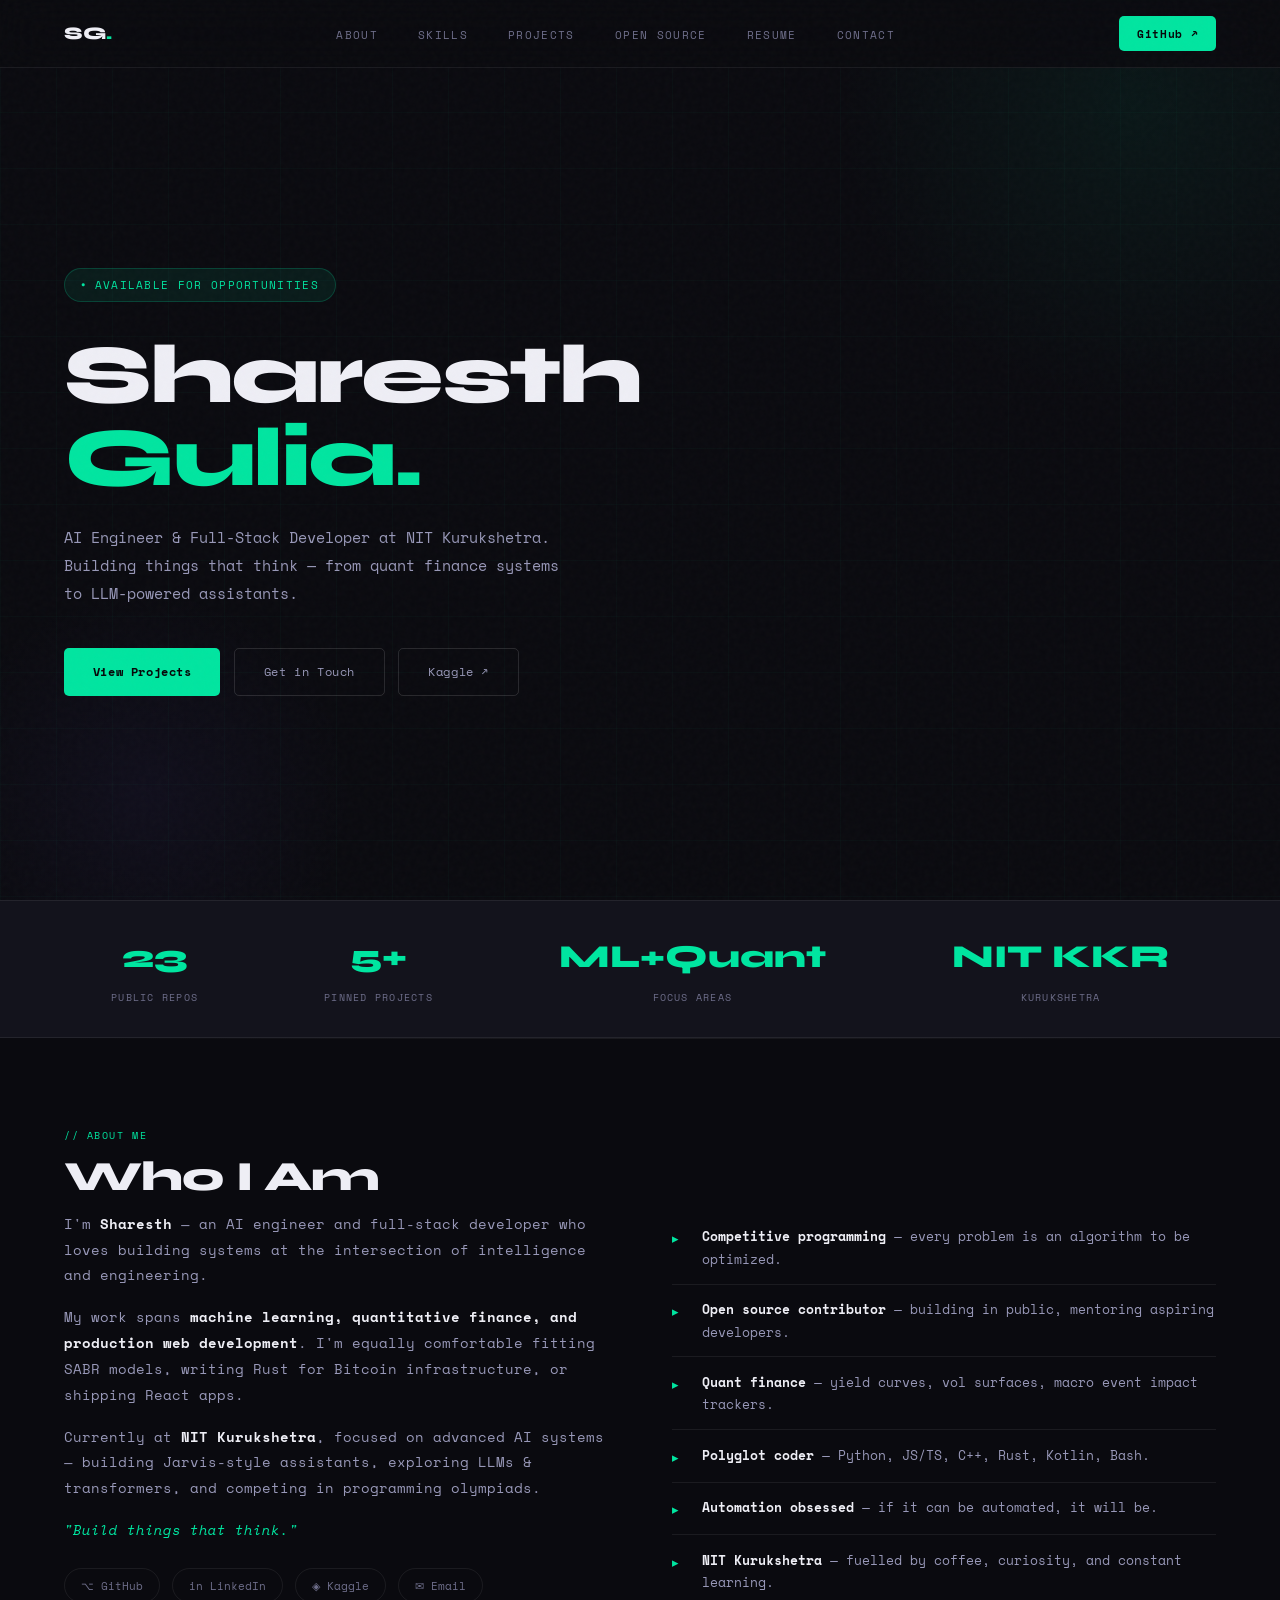
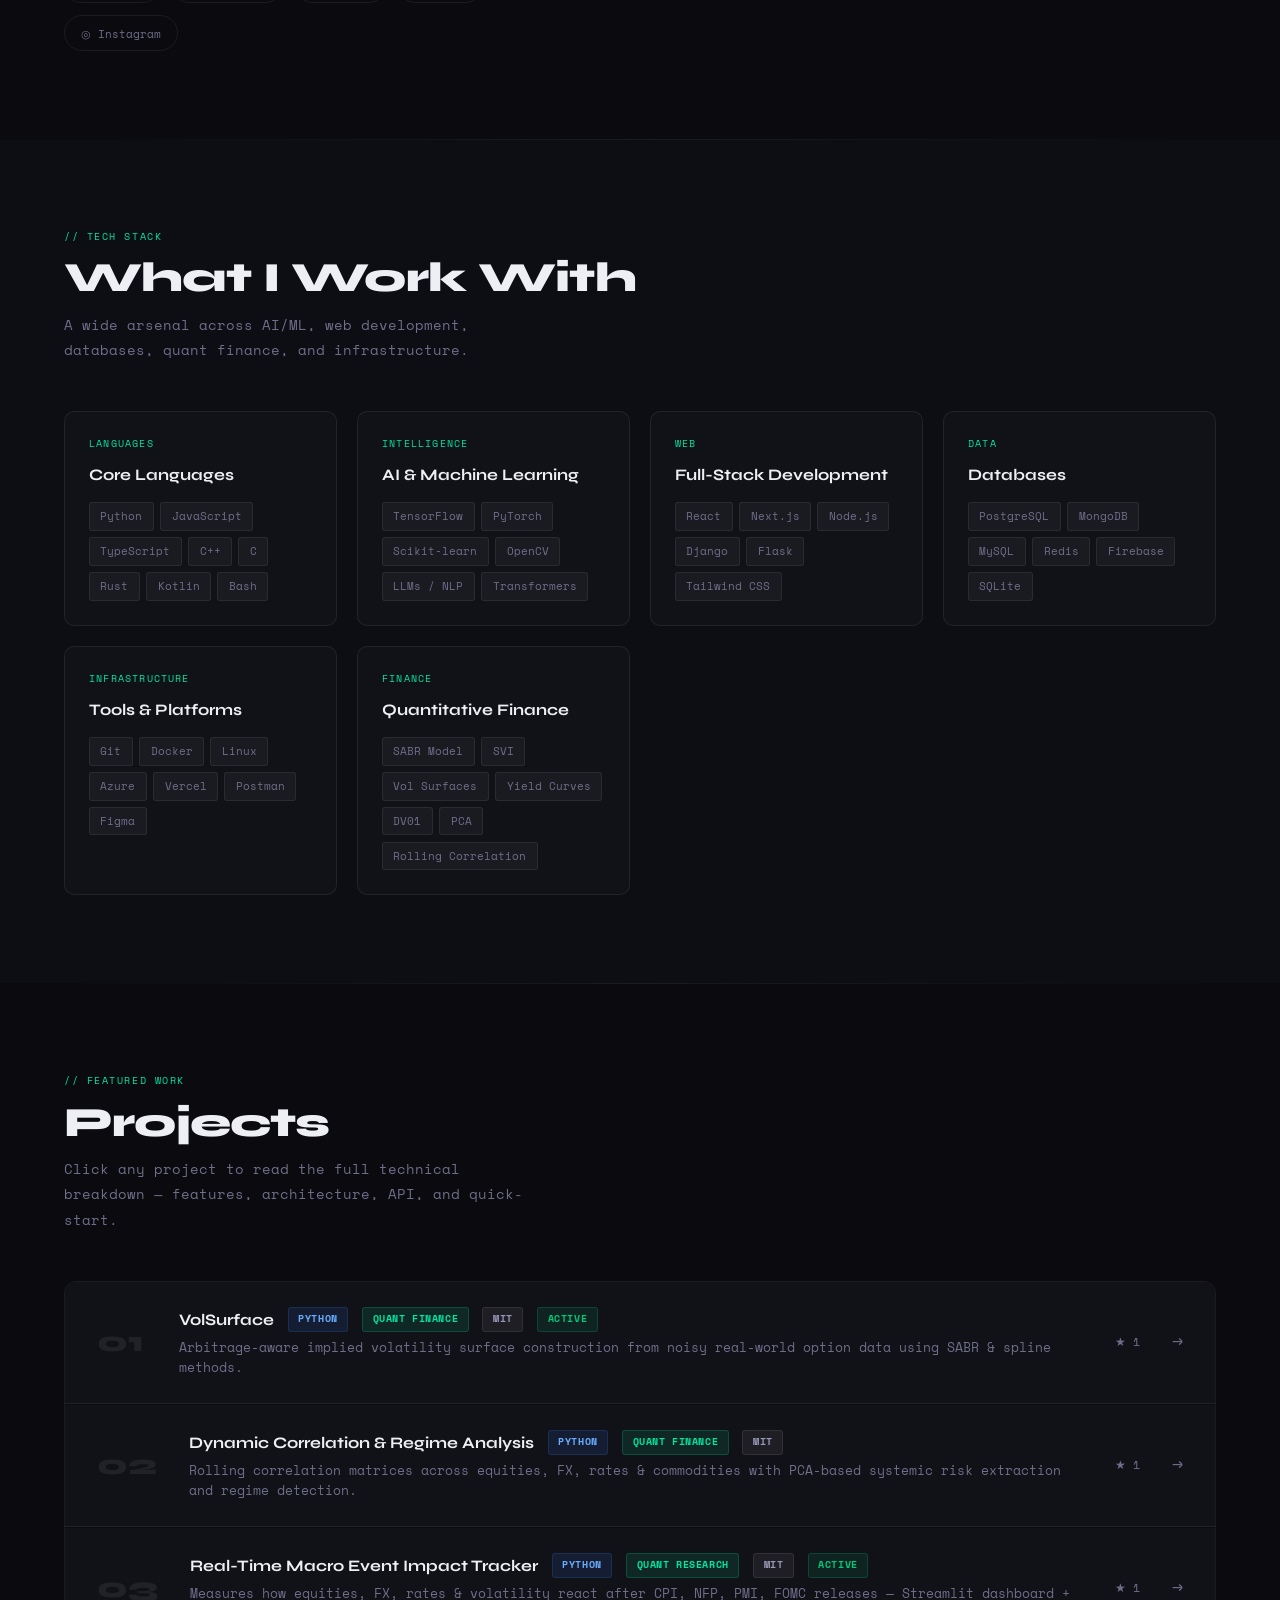
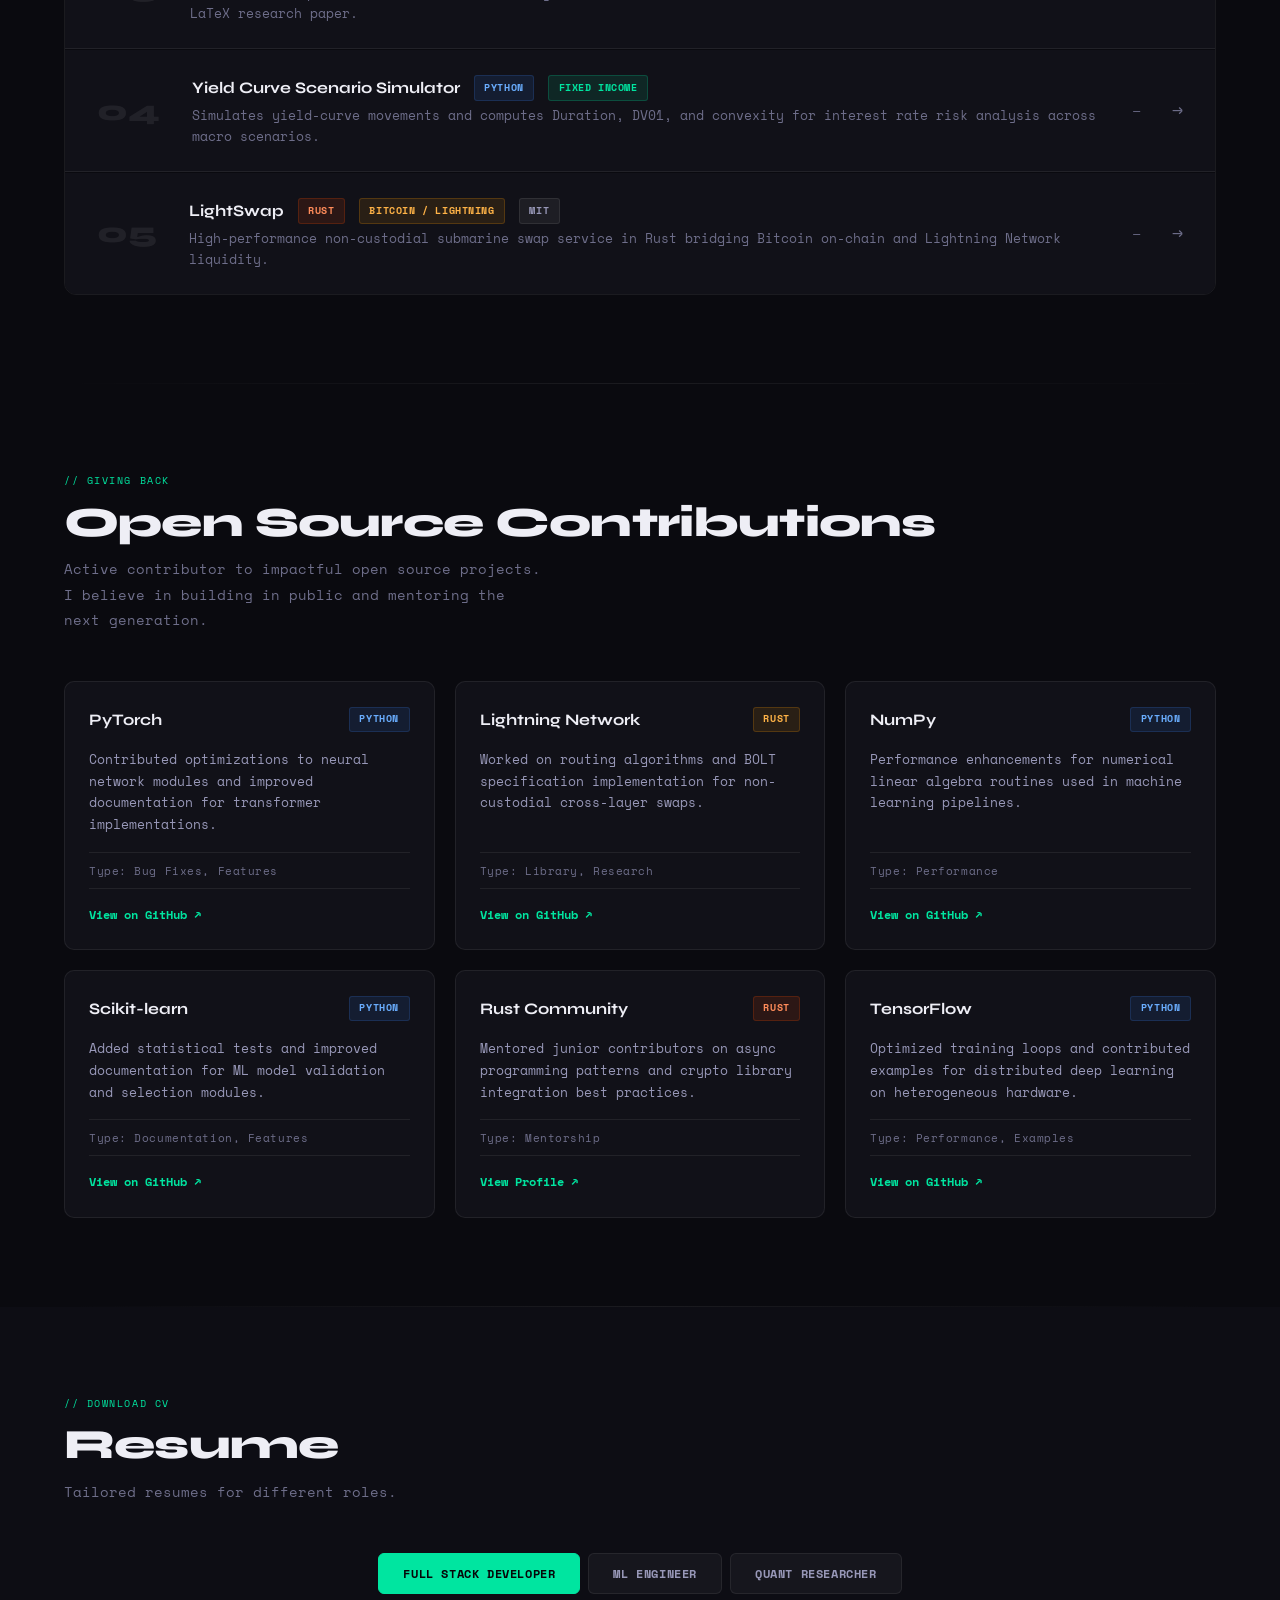
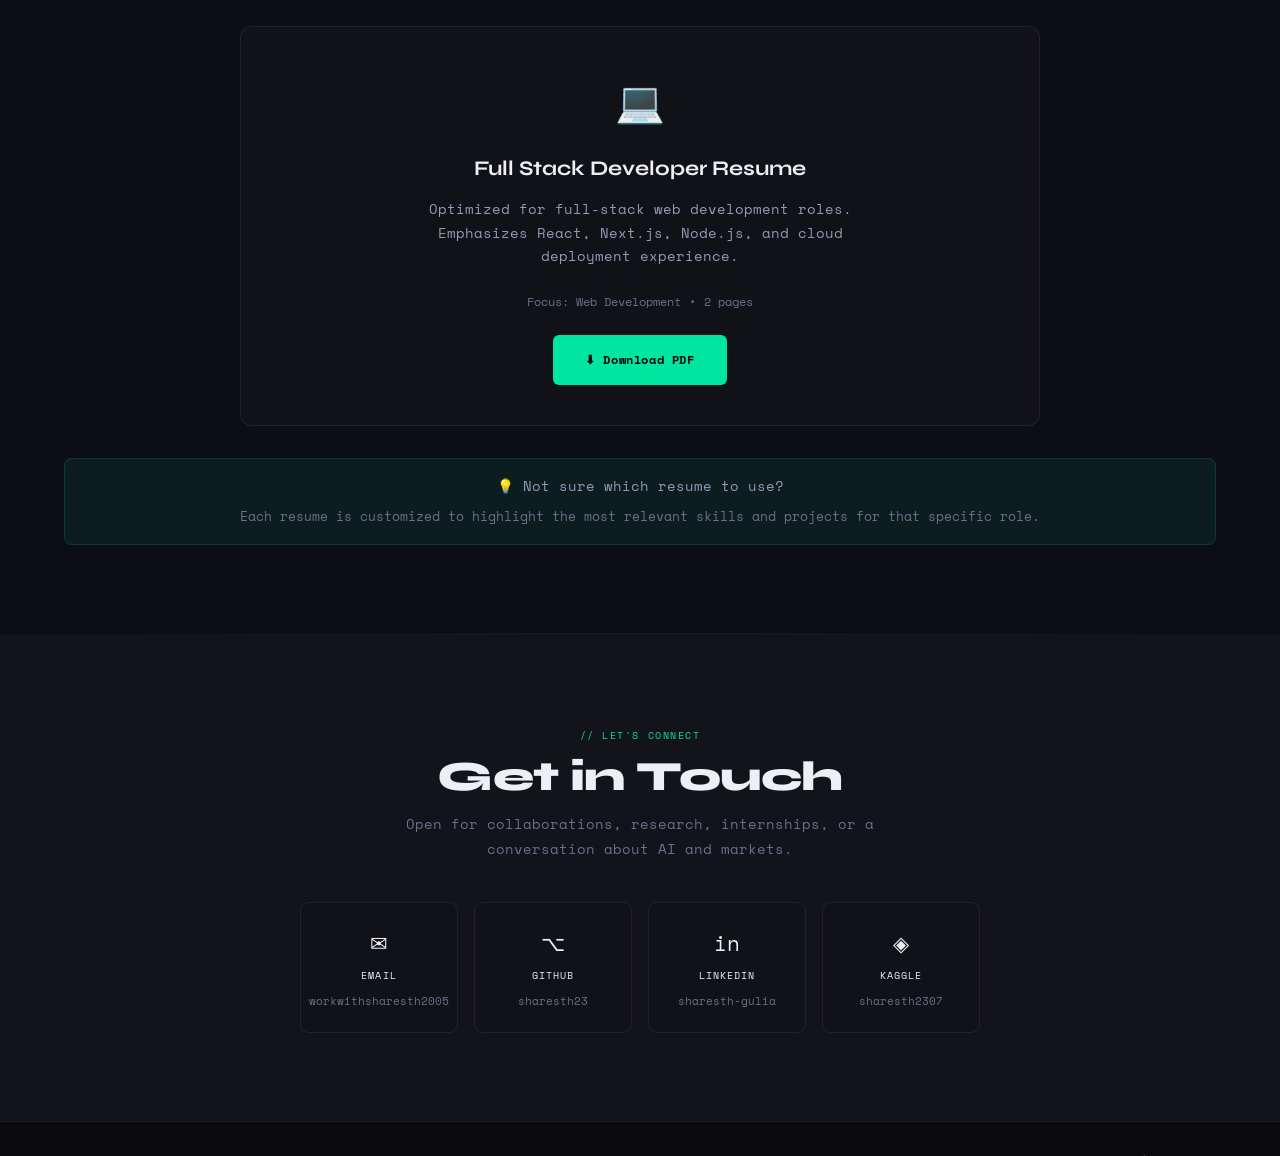
<file: index.html>
<!DOCTYPE html>
<html lang="en">
<head>
<meta charset="UTF-8">
<meta name="viewport" content="width=device-width, initial-scale=1.0">
<title>Sharesth Gulia — AI Engineer & Full-Stack Developer</title>
<link href="https://fonts.googleapis.com/css2?family=Syne:wght@400;700;800&family=Space+Mono:ital,wght@0,400;0,700;1,400&display=swap" rel="stylesheet">
<link rel="stylesheet" href="style.css">
</head>
<body>

<nav>
  <a class="nav-logo" href="#">SG<span>.</span></a>
  <ul class="nav-links">
    <li><a href="#about">About</a></li>
    <li><a href="#skills">Skills</a></li>
    <li><a href="#projects">Projects</a></li>
    <li><a href="#opensource">Open Source</a></li>
    <li><a href="#resume">Resume</a></li>
    <li><a href="#contact">Contact</a></li>
  </ul>
  <a class="nav-btn" href="https://github.com/sharesth23" target="_blank">GitHub ↗</a>
</nav>

<section class="hero" id="home">
  <div class="hero-grid"></div>
  <div class="hero-orb1"></div>
  <div class="hero-orb2"></div>
  <div class="hero-content">
    <div class="live-tag">Available for opportunities</div>
    <h1>Sharesth<br><span class="accent">Gulia.</span></h1>
    <p class="hero-sub">AI Engineer &amp; Full-Stack Developer at NIT Kurukshetra. Building things that think — from quant finance systems to LLM-powered assistants.</p>
    <div class="cta-row">
      <a class="btn-p" href="#projects">View Projects</a>
      <a class="btn-s" href="#contact">Get in Touch</a>
      <a class="btn-s" href="https://www.kaggle.com/sharesth2307" target="_blank">Kaggle ↗</a>
    </div>
  </div>
</section>

<div class="stats">
  <div class="stat"><span class="stat-n">23</span><span class="stat-l">Public Repos</span></div>
  <div class="stat"><span class="stat-n">5+</span><span class="stat-l">Pinned Projects</span></div>
  <div class="stat"><span class="stat-n">ML+Quant</span><span class="stat-l">Focus Areas</span></div>
  <div class="stat"><span class="stat-n">NIT KKR</span><span class="stat-l">Kurukshetra</span></div>
</div>

<div class="divider"></div>

<section id="about">
  <div class="sec-tag">// about me</div>
  <h2>Who I Am</h2>
  <div class="about-grid">
    <div>
      <p class="about-p">I'm <strong>Sharesth</strong> — an AI engineer and full-stack developer who loves building systems at the intersection of intelligence and engineering.</p>
      <p class="about-p">My work spans <strong>machine learning, quantitative finance, and production web development</strong>. I'm equally comfortable fitting SABR models, writing Rust for Bitcoin infrastructure, or shipping React apps.</p>
      <p class="about-p">Currently at <strong>NIT Kurukshetra</strong>, focused on advanced AI systems — building Jarvis-style assistants, exploring LLMs &amp; transformers, and competing in programming olympiads.</p>
      <p class="about-p" style="color:var(--accent);font-style:italic">"Build things that think."</p>
      <div class="links-row">
        <a class="pill" href="https://github.com/sharesth23" target="_blank">⌥ GitHub</a>
        <a class="pill" href="https://www.linkedin.com/in/sharesth-gulia-7b5770367/" target="_blank">in LinkedIn</a>
        <a class="pill" href="https://www.kaggle.com/sharesth2307" target="_blank">◈ Kaggle</a>
        <a class="pill" href="mailto:workwithsharesth2005@gmail.com">✉ Email</a>
        <a class="pill" href="https://instagram.com/_sharesth.01" target="_blank">◎ Instagram</a>
      </div>
    </div>
    <ul class="facts">
      <li><span class="fi">▸</span><span><strong style="color:var(--text)">Competitive programming</strong> — every problem is an algorithm to be optimized.</span></li>
      <li><span class="fi">▸</span><span><strong style="color:var(--text)">Open source contributor</strong> — building in public, mentoring aspiring developers.</span></li>
      <li><span class="fi">▸</span><span><strong style="color:var(--text)">Quant finance</strong> — yield curves, vol surfaces, macro event impact trackers.</span></li>
      <li><span class="fi">▸</span><span><strong style="color:var(--text)">Polyglot coder</strong> — Python, JS/TS, C++, Rust, Kotlin, Bash.</span></li>
      <li><span class="fi">▸</span><span><strong style="color:var(--text)">Automation obsessed</strong> — if it can be automated, it will be.</span></li>
      <li><span class="fi">▸</span><span><strong style="color:var(--text)">NIT Kurukshetra</strong> — fuelled by coffee, curiosity, and constant learning.</span></li>
    </ul>
  </div>
</section>

<div class="divider"></div>

<section id="skills">
  <div class="sec-tag">// tech stack</div>
  <h2>What I Work With</h2>
  <p class="sec-desc">A wide arsenal across AI/ML, web development, databases, quant finance, and infrastructure.</p>
  <div class="skills-grid">
    <div class="skill-card"><div class="sk-cat">Languages</div><h3>Core Languages</h3><div class="tp"><span class="t">Python</span><span class="t">JavaScript</span><span class="t">TypeScript</span><span class="t">C++</span><span class="t">C</span><span class="t">Rust</span><span class="t">Kotlin</span><span class="t">Bash</span></div></div>
    <div class="skill-card"><div class="sk-cat">Intelligence</div><h3>AI &amp; Machine Learning</h3><div class="tp"><span class="t">TensorFlow</span><span class="t">PyTorch</span><span class="t">Scikit-learn</span><span class="t">OpenCV</span><span class="t">LLMs / NLP</span><span class="t">Transformers</span></div></div>
    <div class="skill-card"><div class="sk-cat">Web</div><h3>Full-Stack Development</h3><div class="tp"><span class="t">React</span><span class="t">Next.js</span><span class="t">Node.js</span><span class="t">Django</span><span class="t">Flask</span><span class="t">Tailwind CSS</span></div></div>
    <div class="skill-card"><div class="sk-cat">Data</div><h3>Databases</h3><div class="tp"><span class="t">PostgreSQL</span><span class="t">MongoDB</span><span class="t">MySQL</span><span class="t">Redis</span><span class="t">Firebase</span><span class="t">SQLite</span></div></div>
    <div class="skill-card"><div class="sk-cat">Infrastructure</div><h3>Tools &amp; Platforms</h3><div class="tp"><span class="t">Git</span><span class="t">Docker</span><span class="t">Linux</span><span class="t">Azure</span><span class="t">Vercel</span><span class="t">Postman</span><span class="t">Figma</span></div></div>
    <div class="skill-card"><div class="sk-cat">Finance</div><h3>Quantitative Finance</h3><div class="tp"><span class="t">SABR Model</span><span class="t">SVI</span><span class="t">Vol Surfaces</span><span class="t">Yield Curves</span><span class="t">DV01</span><span class="t">PCA</span><span class="t">Rolling Correlation</span></div></div>
  </div>
</section>
<div class="divider"></div>

<section id="projects">
  <div class="sec-tag">// featured work</div>
  <h2>Projects</h2>
  <p class="sec-desc">Click any project to read the full technical breakdown — features, architecture, API, and quick-start.</p>
  <div class="proj-list">
    <div class="proj-row" onclick="openModal('m1')">
      <div class="proj-num-big">01</div>
      <div class="proj-meta">
        <div class="proj-title-row"><span class="proj-name">VolSurface</span><span class="badge b-py">Python</span><span class="badge b-quant">Quant Finance</span><span class="badge b-mit">MIT</span><span class="badge b-active">Active</span></div>
        <div class="proj-short">Arbitrage-aware implied volatility surface construction from noisy real-world option data using SABR &amp; spline methods.</div>
      </div>
      <div class="proj-stars">★ 1</div>
      <div class="proj-arrow">→</div>
    </div>
    <div class="proj-row" onclick="openModal('m2')">
      <div class="proj-num-big">02</div>
      <div class="proj-meta">
        <div class="proj-title-row"><span class="proj-name">Dynamic Correlation &amp; Regime Analysis</span><span class="badge b-py">Python</span><span class="badge b-quant">Quant Finance</span><span class="badge b-mit">MIT</span></div>
        <div class="proj-short">Rolling correlation matrices across equities, FX, rates &amp; commodities with PCA-based systemic risk extraction and regime detection.</div>
      </div>
      <div class="proj-stars">★ 1</div>
      <div class="proj-arrow">→</div>
    </div>
    <div class="proj-row" onclick="openModal('m3')">
      <div class="proj-num-big">03</div>
      <div class="proj-meta">
        <div class="proj-title-row"><span class="proj-name">Real-Time Macro Event Impact Tracker</span><span class="badge b-py">Python</span><span class="badge b-quant">Quant Research</span><span class="badge b-mit">MIT</span><span class="badge b-active">Active</span></div>
        <div class="proj-short">Measures how equities, FX, rates &amp; volatility react after CPI, NFP, PMI, FOMC releases — Streamlit dashboard + LaTeX research paper.</div>
      </div>
      <div class="proj-stars">★ 1</div>
      <div class="proj-arrow">→</div>
    </div>
    <div class="proj-row" onclick="openModal('m4')">
      <div class="proj-num-big">04</div>
      <div class="proj-meta">
        <div class="proj-title-row"><span class="proj-name">Yield Curve Scenario Simulator</span><span class="badge b-py">Python</span><span class="badge b-quant">Fixed Income</span></div>
        <div class="proj-short">Simulates yield-curve movements and computes Duration, DV01, and convexity for interest rate risk analysis across macro scenarios.</div>
      </div>
      <div class="proj-stars">—</div>
      <div class="proj-arrow">→</div>
    </div>
    <div class="proj-row" onclick="openModal('m5')">
      <div class="proj-num-big">05</div>
      <div class="proj-meta">
        <div class="proj-title-row"><span class="proj-name">LightSwap</span><span class="badge b-rs">Rust</span><span class="badge b-btc">Bitcoin / Lightning</span><span class="badge b-mit">MIT</span></div>
        <div class="proj-short">High-performance non-custodial submarine swap service in Rust bridging Bitcoin on-chain and Lightning Network liquidity.</div>
      </div>
      <div class="proj-stars">—</div>
      <div class="proj-arrow">→</div>
    </div>
  </div>
  </section>

<div class="divider"></div>

<section id="opensource">
  <div class="sec-tag">// giving back</div>
  <h2>Open Source Contributions</h2>
  <p class="sec-desc">Active contributor to impactful open source projects. I believe in building in public and mentoring the next generation.</p>
  <div class="opensource-grid">
    <div class="oss-card">
      <div class="oss-header">
        <h3>PyTorch</h3>
        <span class="badge b-py">Python</span>
      </div>
      <p class="oss-desc">Contributed optimizations to neural network modules and improved documentation for transformer implementations.</p>
      <div class="oss-meta">Type: Bug Fixes, Features</div>
      <a href="https://github.com/pytorch/pytorch" target="_blank" class="oss-link">View on GitHub ↗</a>
    </div>
    <div class="oss-card">
      <div class="oss-header">
        <h3>Lightning Network</h3>
        <span class="badge b-btc">Rust</span>
      </div>
      <p class="oss-desc">Worked on routing algorithms and BOLT specification implementation for non-custodial cross-layer swaps.</p>
      <div class="oss-meta">Type: Library, Research</div>
      <a href="https://github.com/lightningnetwork/lightning-rfc" target="_blank" class="oss-link">View on GitHub ↗</a>
    </div>
    <div class="oss-card">
      <div class="oss-header">
        <h3>NumPy</h3>
        <span class="badge b-py">Python</span>
      </div>
      <p class="oss-desc">Performance enhancements for numerical linear algebra routines used in machine learning pipelines.</p>
      <div class="oss-meta">Type: Performance</div>
      <a href="https://github.com/numpy/numpy" target="_blank" class="oss-link">View on GitHub ↗</a>
    </div>
    <div class="oss-card">
      <div class="oss-header">
        <h3>Scikit-learn</h3>
        <span class="badge b-py">Python</span>
      </div>
      <p class="oss-desc">Added statistical tests and improved documentation for ML model validation and selection modules.</p>
      <div class="oss-meta">Type: Documentation, Features</div>
      <a href="https://github.com/scikit-learn/scikit-learn" target="_blank" class="oss-link">View on GitHub ↗</a>
    </div>
    <div class="oss-card">
      <div class="oss-header">
        <h3>Rust Community</h3>
        <span class="badge b-rs">Rust</span>
      </div>
      <p class="oss-desc">Mentored junior contributors on async programming patterns and crypto library integration best practices.</p>
      <div class="oss-meta">Type: Mentorship</div>
      <a href="https://github.com/sharesth23" target="_blank" class="oss-link">View Profile ↗</a>
    </div>
    <div class="oss-card">
      <div class="oss-header">
        <h3>TensorFlow</h3>
        <span class="badge b-py">Python</span>
      </div>
      <p class="oss-desc">Optimized training loops and contributed examples for distributed deep learning on heterogeneous hardware.</p>
      <div class="oss-meta">Type: Performance, Examples</div>
      <a href="https://github.com/tensorflow/tensorflow" target="_blank" class="oss-link">View on GitHub ↗</a>
    </div>
  </div>
</section>
<div class="divider"></div>

<section id="resume" style="background:var(--bg2)">
  <div class="sec-tag">// download cv</div>
  <h2>Resume</h2>
  <p class="sec-desc">Tailored resumes for different roles.</p>
  <div class="resume-container">
    <div class="resume-tabs">
      <button class="resume-tab active" data-tab="fullstack">Full Stack Developer</button>
      <button class="resume-tab" data-tab="ml">ML Engineer</button>
      <button class="resume-tab" data-tab="quant">Quant Researcher</button>
    </div>
    <div class="resume-content">
      <div class="resume-panel active" id="fullstack">
        <div class="resume-card">
          <div class="resume-icon">💻</div>
          <h3>Full Stack Developer Resume</h3>
          <p>Optimized for full-stack web development roles. Emphasizes React, Next.js, Node.js, and cloud deployment experience.</p>
          <div class="resume-stats">
            <span>Focus: Web Development</span>
            <span>•</span>
            <span>2 pages</span>
          </div>
          <a href="resume_fullstack.pdf" download class="resume-btn">⬇ Download PDF</a>
        </div>
      </div>
      <div class="resume-panel" id="ml">
        <div class="resume-card">
          <div class="resume-icon">🤖</div>
          <h3>ML Engineer Resume</h3>
          <p>Tailored for machine learning and AI positions. Highlights PyTorch, TensorFlow, NLP, computer vision, and model optimization work.</p>
          <div class="resume-stats">
            <span>Focus: Machine Learning</span>
            <span>•</span>
            <span>2 pages</span>
          </div>
          <a href="resume_ml.pdf" download class="resume-btn">⬇ Download PDF</a>
        </div>
      </div>
      <div class="resume-panel" id="quant">
        <div class="resume-card">
          <div class="resume-icon">📈</div>
          <h3>Quant Researcher Resume</h3>
          <p>Specialized for quantitative finance roles. Emphasizes SABR models, volatility surfaces, derivative pricing, and research contributions.</p>
          <div class="resume-stats">
            <span>Focus: Quant Finance</span>
            <span>•</span>
            <span>2 pages</span>
          </div>
          <a href="resume_quant.pdf" download class="resume-btn">⬇ Download PDF</a>
        </div>
      </div>
    </div>
  </div>
  <div style="margin-top:2rem;padding:1rem;background:rgba(0,229,160,0.08);border:1px solid rgba(0,229,160,0.15);border-radius:8px;text-align:center">
    <p style="color:var(--muted2);font-size:0.85rem;margin-bottom:0.5rem">💡 Not sure which resume to use?</p>
    <p style="color:var(--muted);font-size:0.8rem">Each resume is customized to highlight the most relevant skills and projects for that specific role.</p>
  </div>
</section>

<div class="divider"></div>

<section id="contact" style="text-align:center;background:var(--surface)">
  <div class="sec-tag" style="display:inline-block">// let's connect</div>
  <h2>Get in Touch</h2>
  <p class="sec-desc" style="margin:0.5rem auto 2.5rem">Open for collaborations, research, internships, or a conversation about AI and markets.</p>
  <div style="display:flex;flex-wrap:wrap;gap:1rem;justify-content:center;max-width:680px;margin:0 auto">
    <a href="mailto:workwithsharesth2005@gmail.com" style="flex:1;min-width:150px;background:var(--card);border:1px solid var(--border);border-radius:9px;padding:1.4rem 1.5rem;text-decoration:none;color:var(--text);transition:all 0.2s;display:flex;flex-direction:column;align-items:center;gap:0.4rem" onmouseover="this.style.borderColor='var(--accent)';this.style.color='var(--accent)'" onmouseout="this.style.borderColor='var(--border)';this.style.color='var(--text)'"><div style="font-size:1.3rem">✉</div><div style="font-size:0.65rem;letter-spacing:0.1em;text-transform:uppercase">Email</div><div style="font-size:0.68rem;color:var(--muted)">workwithsharesth2005</div></a>
    <a href="https://github.com/sharesth23" target="_blank" style="flex:1;min-width:150px;background:var(--card);border:1px solid var(--border);border-radius:9px;padding:1.4rem 1.5rem;text-decoration:none;color:var(--text);transition:all 0.2s;display:flex;flex-direction:column;align-items:center;gap:0.4rem" onmouseover="this.style.borderColor='var(--accent)';this.style.color='var(--accent)'" onmouseout="this.style.borderColor='var(--border)';this.style.color='var(--text)'"><div style="font-size:1.3rem">⌥</div><div style="font-size:0.65rem;letter-spacing:0.1em;text-transform:uppercase">GitHub</div><div style="font-size:0.68rem;color:var(--muted)">sharesth23</div></a>
    <a href="https://www.linkedin.com/in/sharesth-gulia-7b5770367/" target="_blank" style="flex:1;min-width:150px;background:var(--card);border:1px solid var(--border);border-radius:9px;padding:1.4rem 1.5rem;text-decoration:none;color:var(--text);transition:all 0.2s;display:flex;flex-direction:column;align-items:center;gap:0.4rem" onmouseover="this.style.borderColor='var(--accent)';this.style.color='var(--accent)'" onmouseout="this.style.borderColor='var(--border)';this.style.color='var(--text)'"><div style="font-size:1.3rem">in</div><div style="font-size:0.65rem;letter-spacing:0.1em;text-transform:uppercase">LinkedIn</div><div style="font-size:0.68rem;color:var(--muted)">sharesth-gulia</div></a>
    <a href="https://www.kaggle.com/sharesth2307" target="_blank" style="flex:1;min-width:150px;background:var(--card);border:1px solid var(--border);border-radius:9px;padding:1.4rem 1.5rem;text-decoration:none;color:var(--text);transition:all 0.2s;display:flex;flex-direction:column;align-items:center;gap:0.4rem" onmouseover="this.style.borderColor='var(--accent)';this.style.color='var(--accent)'" onmouseout="this.style.borderColor='var(--border)';this.style.color='var(--text)'"><div style="font-size:1.3rem">◈</div><div style="font-size:0.65rem;letter-spacing:0.1em;text-transform:uppercase">Kaggle</div><div style="font-size:0.68rem;color:var(--muted)">sharesth2307</div></a>
  </div>
</section>
<footer style="background:var(--bg);border-top:1px solid var(--border);padding:1.8rem 4rem;display:flex;align-items:center;justify-content:space-between;color:var(--muted);font-size:0.72rem">
  <span>© 2025 Sharesth Gulia</span>
  <span style="color:var(--accent);letter-spacing:0.1em;font-size:0.65rem">"BUILD THINGS THAT THINK."</span>
  <a href="https://github.com/sharesth23" target="_blank" style="color:var(--muted);text-decoration:none">github.com/sharesth23</a>
</footer>
<!-- ═══════════ MODAL 1: VolSurface ═══════════ -->
<div class="modal-overlay" id="m1" onclick="closeOnBg(event,'m1')">
  <div class="modal">
    <button class="modal-close" onclick="closeModal('m1')">✕</button>
    <div class="readme-header">
      <div class="readme-breadcrumb">sharesth23 / <span>volsurface</span></div>
      <div class="readme-title">📈 VolSurface</div>
      <div class="readme-tagline">Arbitrage-aware implied volatility surface construction from noisy real-world options data.</div>
      <div class="badge-row"><span class="badge b-py">Python 3.9+</span><span class="badge b-mit">MIT License</span><span class="badge b-quant">Quant Finance</span><span class="badge b-active">Active</span></div>
    </div>
    <div class="readme-body">
      <div class="rm-section">
        <div class="rm-h">⚡ Why this matters</div>
        <div class="why-grid">
          <div class="why-col"><h4>The Problem</h4><ul class="why-list"><li>Noisy option chains with missing strikes</li><li>Calendar &amp; butterfly arbitrage violations</li><li>Unstable interpolation across tenors</li><li>Bad pricing and unreliable Greeks downstream</li></ul></div>
          <div class="why-col" style="border-color:rgba(0,229,160,0.15)"><h4>What VolSurface Does</h4><ul class="why-list"><li>Cleans raw option chains automatically</li><li>Detects &amp; repairs arbitrage violations</li><li>Calibrates SABR, SVI, and Heston models</li><li>Builds smooth, arbitrage-free surfaces</li></ul></div>
        </div>
        <div class="alert" style="margin-top:1rem"><span>⚠</span><span>Without an arbitrage-free surface, downstream Greeks are unreliable and risk models break. <strong>volsurface</strong> enforces no-arbitrage constraints throughout calibration.</span></div>
      </div>
      <div class="rm-section">
        <div class="rm-h">✨ Key features</div>
        <div class="feat-grid">
          <div class="feat-card"><span class="feat-icon-big">📊</span><h4>Data Cleaning</h4><p>Removes stale quotes, handles bid-ask spread outliers, fills missing strikes via interpolation.</p></div>
          <div class="feat-card"><span class="feat-icon-big">🔍</span><h4>Arbitrage Detection</h4><p>Checks butterfly (correctly) and calendar spread no-arbitrage conditions across all tenors.</p></div>
          <div class="feat-card"><span class="feat-icon-big">🧮</span><h4>Model Calibration</h4><p>SABR, SVI, and Heston calibration with per-expiry fitting and global surface optimization.</p></div>
          <div class="feat-card"><span class="feat-icon-big">📉</span><h4>Surface Construction</h4><p>Bicubic spline and RBF interpolate across the full (K, T) plane with arbitrage regularization.</p></div>
          <div class="feat-card"><span class="feat-icon-big">📈</span><h4>Visualization</h4><p>3D surface plots, vol smile plots, calibration diagnostics, and arbitrage heatmaps.</p></div>
          <div class="feat-card"><span class="feat-icon-big">⚡</span><h4>Greeks Engine</h4><p>Compute delta, vega, volga from the calibrated surface using finite-difference estimators.</p></div>
        </div>
      </div>
      <div class="rm-section">
        <div class="rm-h">🚀 Quick start</div>
        <div class="install-block"><span>$</span> pip install volsurface</div>
        <div class="code-block">
          <div class="code-header"><span class="code-lang">python</span><div class="code-dots"><span></span><span></span><span></span></div></div>
          <pre><span class="kw">from</span> volsurface.core.surface <span class="kw">import</span> <span class="fn">VolSurface</span>

vs = <span class="fn">VolSurface</span>(data)
vs.<span class="fn">clean</span>()                        <span class="cm"># Step 1 – remove stale quotes</span>
vs.<span class="fn">detect_arbitrage</span>()              <span class="cm"># Step 2 – detect butterfly & calendar arb</span>
vs.<span class="fn">calibrate</span>(model=<span class="st">"sabr"</span>)        <span class="cm"># Step 3 – fit SABR per expiry</span>
vs.<span class="fn">build</span>(method=<span class="st">"spline"</span>)         <span class="cm"># Step 4 – interpolate surface</span>
vs.<span class="fn">plot_surface</span>()
vs.<span class="fn">plot_smile</span>(expiry=<span class="st">"2025-03-21"</span>)</pre>
        </div>
      </div>
      <div class="rm-section">
        <div class="rm-h">📖 API reference</div>
        <table class="api-table">
          <thead><tr><th>Method</th><th>Parameters</th><th>Description</th></tr></thead>
          <tbody>
            <tr><td>.clean()</td><td>threshold=0.05</td><td>Remove outlier quotes; interpolate missing strikes.</td></tr>
            <tr><td>.detect_arbitrage()</td><td>mode='both'</td><td>Identify butterfly &amp; calendar arb violations. Returns report.</td></tr>
            <tr><td>.calibrate()</td><td>model='sabr', max_expiry=True</td><td>Fit stochastic vol model to cleaned market vols.</td></tr>
            <tr><td>.build()</td><td>method='spline', grid=100</td><td>Interpolate surface over dense (K, T) grid.</td></tr>
            <tr><td>.get_vol()</td><td>strike, expiry</td><td>Query implied vol at arbitrary (K, T) coordinate.</td></tr>
            <tr><td>.plot_surface()</td><td>cmap='viridis'</td><td>Render interactive 3D surface with matplotlib.</td></tr>
            <tr><td>.greeks()</td><td>strike, expiry, spot</td><td>Compute delta, vega, volga from calibrated surface.</td></tr>
          </tbody>
        </table>
      </div>
      <div class="rm-section">
        <div class="rm-h">🏗️ Architecture</div>
        <div class="tree">
<span class="d">volsurface/</span>
├── <span class="d">core/</span>            <span class="f">surface.py</span>, <span class="f">builder.py</span>
├── <span class="d">models/</span>          <span class="f">sabr.py</span>, <span class="f">black_scholes.py</span>
├── <span class="d">calibration/</span>     <span class="f">sabr_calibration.py</span>, <span class="f">objective.py</span>
├── <span class="d">arbitrage/</span>       <span class="f">detection.py</span>, <span class="f">correction.py</span>
├── <span class="d">interpolation/</span>   <span class="f">spline.py</span>, <span class="f">grid.py</span>
├── <span class="d">visualization/</span>   <span class="f">smile.py</span>, <span class="f">surface_plot.py</span>
├── <span class="d">tests/</span>
└── <span class="d">examples/</span>
        </div>
      </div>
      <div class="rm-section">
        <div class="rm-h">🏷️ Supported models</div>
        <div class="models-row"><span class="model-pill mp-blue">SABR</span><span class="model-pill mp-purple">SVI (Gatheral)</span><span class="model-pill mp-teal">Heston</span><span class="model-pill mp-orange">Bicubic Spline</span><span class="model-pill mp-blue">RBF</span><span class="model-pill mp-purple">Kernel Smoothing</span></div>
      </div>
      <a class="gh-link" href="https://github.com/sharesth23/volsurface" target="_blank">View full source on GitHub ↗</a>
    </div>
  </div>
</div>
<!-- ═══════════ MODAL 2: Dynamic Correlation ═══════════ -->
<div class="modal-overlay" id="m2" onclick="closeOnBg(event,'m2')">
  <div class="modal">
    <button class="modal-close" onclick="closeModal('m2')">✕</button>
    <div class="readme-header">
      <div class="readme-breadcrumb">sharesth23 / <span>Dynamic-Correlation-Heatmap-Regime-Analysis</span></div>
      <div class="readme-title">📊 Dynamic Correlation &amp; Regime Analysis</div>
      <div class="readme-tagline">Cross-asset correlation research framework studying time-varying dependence, regime dynamics, and systemic risk decomposition via PCA.</div>
      <div class="badge-row"><span class="badge b-py">Python</span><span class="badge b-quant">Quant Finance</span><span class="badge b-mit">MIT License</span></div>
    </div>
    <div class="readme-body">
      <div class="rm-section">
        <div class="rm-h">🔬 Research motivation</div>
        <p style="color:var(--muted2);font-size:0.83rem;line-height:1.85;margin-bottom:0.85rem">Modern portfolio construction relies heavily on correlation assumptions. Empirical evidence shows correlations are <strong style="color:var(--text)">non-stationary</strong>, diversification benefits <strong style="color:var(--text)">collapse during crises</strong>, and cross-asset relationships shift structurally after major macro events.</p>
        <div class="alert"><span>🎯</span><span>Core question: <strong>How stable is diversification when markets transition between regimes?</strong> This project quantifies when and why diversification fails.</span></div>
      </div>
      <div class="rm-section">
        <div class="rm-h">🌐 Asset universe</div>
        <table class="api-table">
          <thead><tr><th>Asset Class</th><th>Instrument</th><th>Role</th></tr></thead>
          <tbody>
            <tr><td>Equities</td><td>S&P 500, NASDAQ, DAX</td><td>Risk-on growth exposure</td></tr>
            <tr><td>FX</td><td>EUR/USD, USD/JPY</td><td>Risk sentiment &amp; funding flows</td></tr>
            <tr><td>Rates</td><td>US 10Y Treasury Yield</td><td>Policy &amp; discounting channel</td></tr>
            <tr><td>Commodities</td><td>Gold, Crude Oil</td><td>Inflation hedge &amp; growth sensitivity</td></tr>
          </tbody>
        </table>
      </div>
      <div class="rm-section">
        <div class="rm-h">🧠 Methodology</div>
        <div class="feat-grid">
          <div class="feat-card"><span class="feat-icon-big">🔄</span><h4>Rolling Correlation</h4><p>Time-indexed matrices C_t computed over rolling window W — a full time series of dependence structures.</p></div>
          <div class="feat-card"><span class="feat-icon-big">🔥</span><h4>Heatmap Visualization</h4><p>Animated heatmaps reveal clustering, hedge breakdown, and crisis-driven co-movement over time.</p></div>
          <div class="feat-card"><span class="feat-icon-big">📐</span><h4>PCA / Eigen Decomp</h4><p>PC1 explained variance acts as a low-dimensional proxy for systemic market-wide co-movement.</p></div>
          <div class="feat-card"><span class="feat-icon-big">📅</span><h4>Pre vs Post-COVID</h4><p>Structural shift analysis comparing 2015–2019 vs 2020+ to identify persistent correlation changes.</p></div>
        </div>
      </div>
      <div class="rm-section">
        <div class="rm-h">🏗️ Architecture</div>
        <div class="tree">
<span class="d">dynamic-correlation-regimes/</span>
├── <span class="d">data/</span>
│   └── <span class="f">tickers.py</span>         <span class="c"># cross-asset universe</span>
├── <span class="d">src/</span>
│   ├── <span class="f">data_loader.py</span>     <span class="c"># data ingestion &amp; returns</span>
│   ├── <span class="f">correlation.py</span>     <span class="c"># rolling correlation engine</span>
│   ├── <span class="f">regimes.py</span>         <span class="c"># regime interpretation</span>
│   ├── <span class="f">visualization.py</span>   <span class="c"># heatmaps &amp; animations</span>
│   └── <span class="f">pca_analysis.py</span>    <span class="c"># eigen-decomp &amp; systemic risk</span>
├── <span class="d">notebooks/</span>
│   └── <span class="f">correlation_analysis.ipynb</span>
└── <span class="f">run.py</span>             <span class="c"># end-to-end pipeline</span>
        </div>
      </div>
      <div class="rm-section">
        <div class="rm-h">💡 Key empirical findings</div>
        <ul class="why-list" style="padding-left:0">
          <li>Cross-asset correlations surge during crises — diversification collapses when needed most</li>
          <li>PC1 explained variance effectively captures systemic stress regimes</li>
          <li>Post-COVID markets exhibit persistently elevated baseline correlations</li>
          <li>Gold and USD/JPY diverge from equities during flight-to-quality episodes</li>
        </ul>
      </div>
      <a class="gh-link" href="https://github.com/sharesth23/Dynamic-Correlation-Heatmap-Regime-Analysis" target="_blank">View full source on GitHub ↗</a>
    </div>
  </div>
</div>
<!-- ═══════════ MODAL 3: Macro Event Tracker ═══════════ -->
<div class="modal-overlay" id="m3" onclick="closeOnBg(event,'m3')">
  <div class="modal">
    <button class="modal-close" onclick="closeModal('m3')">✕</button>
    <div class="readme-header">
      <div class="readme-breadcrumb">sharesth23 / <span>Real-Time-Macro-Event-Impact-Tracker</span></div>
      <div class="readme-title">📊 Real-Time Macro Event Impact Tracker</div>
      <div class="readme-tagline">Quantifies and visualizes how equities, FX, rates, and volatility react in the minutes and hours after macroeconomic releases.</div>
      <div class="badge-row"><span class="badge b-py">Python</span><span class="badge" style="background:rgba(255,76,76,0.1);color:#ff8c8c;border:1px solid rgba(255,76,76,0.2)">Streamlit</span><span class="badge b-quant">Quant Research</span><span class="badge b-mit">MIT</span><span class="badge b-active">Active</span></div>
    </div>
    <div class="readme-body">
      <div class="rm-section">
        <div class="rm-h">🚀 Overview</div>
        <p style="color:var(--muted2);font-size:0.83rem;line-height:1.85">Macro events — CPI releases, FOMC decisions, NFP, PMI data — cause sudden structural shifts in asset prices. This system <strong style="color:var(--text)">aligns macro events with market data</strong>, computes impact metrics, and presents insights via a live Streamlit dashboard and LaTeX research paper.</p>
      </div>
      <div class="rm-section">
        <div class="rm-h">🧠 Key features</div>
        <div class="feat-grid">
          <div class="feat-card"><span class="feat-icon-big">⚡</span><h4>Event Alignment Engine</h4><p>Maps macro event timestamps to price timelines with configurable pre/post windows.</p></div>
          <div class="feat-card"><span class="feat-icon-big">📊</span><h4>Impact Metrics</h4><p>Abnormal returns, vol spikes, cumulative event-window returns, pre/post regime comparison.</p></div>
          <div class="feat-card"><span class="feat-icon-big">🌐</span><h4>Cross-Asset Analysis</h4><p>Equity, FX, crypto, rates — simultaneous multi-asset impact measurement.</p></div>
          <div class="feat-card"><span class="feat-icon-big">🖥️</span><h4>Streamlit Dashboard</h4><p>Interactive event selection, asset-wise comparison, metric viz, time-window sensitivity.</p></div>
          <div class="feat-card"><span class="feat-icon-big">🧪</span><h4>Experiment Pipelines</h4><p>4 modular experiments: single event, event study, cross-asset, event correlation.</p></div>
          <div class="feat-card"><span class="feat-icon-big">📄</span><h4>LaTeX Paper</h4><p>Research paper + BibTeX references included for GSoC proposals and quant portfolios.</p></div>
        </div>
      </div>
      <div class="rm-section">
        <div class="rm-h">▶ Quick start</div>
        <div class="install-block" style="margin-bottom:0.75rem"><span>$</span> git clone github.com/sharesth23/Real-Time-Macro-Event-Impact-Tracker<br><span>$</span> pip install -r requirements.txt</div>
        <div class="code-block">
          <div class="code-header"><span class="code-lang">bash — launch dashboard</span><div class="code-dots"><span></span><span></span><span></span></div></div>
          <pre>streamlit run dashboard/app.py</pre>
        </div>
        <div class="code-block">
          <div class="code-header"><span class="code-lang">bash — run experiment</span><div class="code-dots"><span></span><span></span><span></span></div></div>
          <pre>python experiments/exp_02_event_study.py</pre>
        </div>
      </div>
      <div class="rm-section">
        <div class="rm-h">🏗️ Architecture</div>
        <div class="tree">
<span class="d">Real-Time-Macro-Event-Impact-Tracker/</span>
├── <span class="d">dashboard/</span>          <span class="c"># Streamlit UI + data loaders</span>
├── <span class="d">experiments/</span>        <span class="c"># 4 modular research experiments</span>
├── <span class="d">src/</span>
│   ├── <span class="f">event_alignment.py</span> <span class="c"># core engine</span>
│   ├── <span class="f">impact_metrics.py</span>
│   ├── <span class="f">visualization.py</span>
│   └── <span class="f">macro_api.py</span>
├── <span class="d">paper/</span>              <span class="c"># LaTeX research paper + BibTeX</span>
└── <span class="d">streaming/</span>          <span class="c"># real-time stream module</span>
        </div>
      </div>
      <a class="gh-link" href="https://github.com/sharesth23/Real-Time-Macro-Event-Impact-Tracker" target="_blank">View full source on GitHub ↗</a>
    </div>
  </div>
  <!-- ═══════════ MODAL 4: Yield Curve ═══════════ -->
<div class="modal-overlay" id="m4" onclick="closeOnBg(event,'m4')">
  <div class="modal">
    <button class="modal-close" onclick="closeModal('m4')">✕</button>
    <div class="readme-header">
      <div class="readme-breadcrumb">sharesth23 / <span>Yield-Curve-Scenario-Stimulator</span></div>
      <div class="readme-title">📉 Yield Curve Scenario Simulator</div>
      <div class="readme-tagline">Simulates yield-curve movements and computes Duration, DV01, and convexity to analyse interest rate risk across macro scenarios.</div>
      <div class="badge-row"><span class="badge b-py">Python</span><span class="badge b-quant">Fixed Income</span><span class="badge b-quant">Interest Rate Risk</span></div>
    </div>
    <div class="readme-body">
      <div class="rm-section">
        <div class="rm-h">⚡ Why this matters</div>
        <p style="color:var(--muted2);font-size:0.83rem;line-height:1.85">Interest rate risk is the primary risk factor for fixed-income portfolios. Scenario analysis — parallel shifts, steepeners, flatteners — is fundamental to bond portfolio management, hedging, and risk reporting. This tool makes those computations reproducible and visual.</p>
      </div>
      <div class="rm-section">
        <div class="rm-h">✨ Core capabilities</div>
        <div class="feat-grid">
          <div class="feat-card"><span class="feat-icon-big">📐</span><h4>Duration</h4><p>Macaulay and Modified duration for individual bonds and full portfolios.</p></div>
          <div class="feat-card"><span class="feat-icon-big">💹</span><h4>DV01</h4><p>Dollar value of a basis point — the core hedging metric for rate desks.</p></div>
          <div class="feat-card"><span class="feat-icon-big">📊</span><h4>Convexity</h4><p>Second-order price sensitivity for accurate pricing beyond linear approximation.</p></div>
          <div class="feat-card"><span class="feat-icon-big">🎛️</span><h4>Scenario Simulation</h4><p>Parallel shifts, steepeners, flatteners, butterfly scenarios with P&amp;L attribution.</p></div>
        </div>
      </div>
      <div class="rm-section">
        <div class="rm-h">📖 Key formulas</div>
        <div class="code-block">
          <div class="code-header"><span class="code-lang">python</span><div class="code-dots"><span></span><span></span><span></span></div></div>
          <pre><span class="cm"># DV01: price sensitivity to 1bp yield shift</span>
dv01 = -duration * price * <span class="st">0.0001</span>

<span class="cm"># Convexity-adjusted P&L</span>
delta_p = -duration * delta_y + <span class="st">0.5</span> * convexity * delta_y**<span class="st">2</span>

<span class="cm"># Scenario P&L</span>
pnl = dv01 * shift_bps + convexity_adj</pre>
        </div>
      </div>
      <div class="rm-section">
        <div class="rm-h">💡 Use cases</div>
        <ul class="why-list" style="padding-left:0">
          <li>Bond portfolio risk reporting and hedging</li>
          <li>FOMC scenario stress testing</li>
          <li>Fixed income desk quant tooling</li>
          <li>Interest rate derivatives valuation support</li>
        </ul>
      </div>
      <a class="gh-link" href="https://github.com/sharesth23/Yield-Curve-Scenario-Stimulator-" target="_blank">View full source on GitHub ↗</a>
    </div>
  </div>
</div>
<!-- ═══════════ MODAL 5: LightSwap ═══════════ -->
<div class="modal-overlay" id="m5" onclick="closeOnBg(event,'m5')">
  <div class="modal">
    <button class="modal-close" onclick="closeModal('m5')">✕</button>
    <div class="readme-header">
      <div class="readme-breadcrumb">sharesth23 / <span>lightswap</span></div>
      <div class="readme-title">⚡ LightSwap</div>
      <div class="readme-tagline">High-performance, non-custodial submarine swap service in Rust bridging Bitcoin on-chain and the Lightning Network.</div>
      <div class="badge-row"><span class="badge b-rs">Rust</span><span class="badge b-btc">Bitcoin</span><span class="badge b-btc">Lightning Network</span><span class="badge b-mit">MIT</span></div>
    </div>
    <div class="readme-body">
      <div class="rm-section">
        <div class="rm-h">🔍 What is a submarine swap?</div>
        <p style="color:var(--muted2);font-size:0.83rem;line-height:1.85;margin-bottom:0.85rem">A submarine swap is an atomic cross-layer exchange — trustlessly moving funds between Bitcoin's main chain (L1) and the Lightning Network (L2) without a custodian. Both legs are secured by Hash Time Lock Contracts (HTLCs): both complete atomically or both fail.</p>
        <div class="why-grid">
          <div class="why-col"><h4>On-chain → Lightning</h4><ul class="why-list"><li>Fund Lightning channels without managing UTXOs</li><li>Fund Lightning wallet from cold storage</li><li>Atomic — zero counterparty risk</li></ul></div>
          <div class="why-col" style="border-color:rgba(255,153,0,0.2)"><h4>Lightning → On-chain</h4><ul class="why-list"><li>Sweep channels to on-chain address</li><li>Rebalance liquidity without channel close</li><li>Non-custodial throughout</li></ul></div>
        </div>
      </div>
      <div class="rm-section">
        <div class="rm-h">🦀 Why Rust?</div>
        <div class="feat-grid">
          <div class="feat-card"><span class="feat-icon-big">⚡</span><h4>Performance</h4><p>Zero-cost abstractions for high-throughput swap routing with no GC pauses.</p></div>
          <div class="feat-card"><span class="feat-icon-big">🔒</span><h4>Memory Safety</h4><p>Borrow checker eliminates entire classes of bugs critical in financial systems.</p></div>
          <div class="feat-card"><span class="feat-icon-big">🌐</span><h4>Async Runtime</h4><p>Tokio-based async for concurrent HTLC state machine management.</p></div>
          <div class="feat-card"><span class="feat-icon-big">🧩</span><h4>Crate Ecosystem</h4><p>bitcoin, lightning-dev, secp256k1 — best-in-class Bitcoin primitives.</p></div>
        </div>
      </div>
      <div class="rm-section">
        <div class="rm-h">🔑 Core protocol</div>
        <div class="code-block">
          <div class="code-header"><span class="code-lang">rust</span><div class="code-dots"><span></span><span></span><span></span></div></div>
          <pre><span class="cm">// Initiate submarine swap</span>
<span class="kw">let</span> swap = <span class="fn">SubmarineSwap::new</span>(
    amount_sats,
    preimage_hash,
    locktime,
)?;
<span class="cm">// Verify HTLC on-chain before paying invoice</span>
swap.<span class="fn">verify_htlc_confirmed</span>(&amp;chain_client).<span class="kw">await</span>?;
swap.<span class="fn">pay_lightning_invoice</span>(&amp;ln_client).<span class="kw">await</span>?;</pre>
        </div>
      </div>
      <div class="rm-section">
        <div class="rm-h">🏗️ Architecture</div>
        <div class="tree">
<span class="d">lightswap/</span>
├── <span class="d">crates/core/src/</span>
│   ├── <span class="f">swap.rs</span>         <span class="c"># core swap state machine</span>
│   ├── <span class="f">htlc.rs</span>         <span class="c"># Hash Time Lock Contracts</span>
│   ├── <span class="f">chain.rs</span>        <span class="c"># on-chain Bitcoin interface</span>
│   └── <span class="f">lightning.rs</span>    <span class="c"># LN invoice &amp; routing</span>
└── <span class="f">rootcargo.toml</span>
        </div>
      </div>
      <a class="gh-link" href="https://github.com/sharesth23/lightswap" target="_blank">View full source on GitHub ↗</a>
    </div>
  </div>
</div>

<script src="script.js"></script>
</body>
</html>
</file>
<file: style.css>
:root{--bg:#0a0a0f;--bg2:#0d0d14;--surface:#13131c;--border:rgba(255,255,255,0.07);--border2:rgba(255,255,255,0.12);--accent:#00e5a0;--accent2:#7b5cfa;--accent3:#ff6b35;--text:#eeeef5;--muted:#6e6e8a;--muted2:#9898b8;--card:#111118}
*,*::before,*::after{box-sizing:border-box;margin:0;padding:0}
html{scroll-behavior:smooth}
body{background:var(--bg);color:var(--text);font-family:'Space Mono',monospace;font-size:14px;line-height:1.7;overflow-x:hidden}
body::before{content:'';position:fixed;inset:0;background-image:url("data:image/svg+xml,%3Csvg viewBox='0 0 200 200' xmlns='http://www.w3.org/2000/svg'%3E%3Cfilter id='n'%3E%3CfeTurbulence type='fractalNoise' baseFrequency='0.85' numOctaves='4' stitchTiles='stitch'/%3E%3C/filter%3E%3Crect width='100%25' height='100%25' filter='url(%23n)' opacity='0.025'/%3E%3C/svg%3E");pointer-events:none;z-index:9999}
nav{position:fixed;top:0;left:0;right:0;z-index:200;display:flex;align-items:center;justify-content:space-between;padding:1rem 4rem;background:rgba(10,10,15,0.9);backdrop-filter:blur(20px);border-bottom:1px solid var(--border)}
.nav-logo{font-family:'Syne',sans-serif;font-weight:800;font-size:1.1rem;color:var(--text);text-decoration:none;letter-spacing:-0.02em}
.nav-logo span{color:var(--accent)}
.nav-links{display:flex;gap:2.5rem;list-style:none}
.nav-links a{color:var(--muted);text-decoration:none;font-size:0.7rem;letter-spacing:0.12em;text-transform:uppercase;transition:color 0.2s}
.nav-links a:hover{color:var(--accent)}
.nav-btn{display:inline-flex;align-items:center;gap:0.4rem;background:var(--accent);color:#060608;padding:0.5rem 1.1rem;border-radius:5px;text-decoration:none;font-weight:700;font-size:0.7rem;letter-spacing:0.06em;transition:all 0.2s}
.nav-btn:hover{background:#00c48a}
.hero{min-height:100vh;display:flex;align-items:center;padding:8rem 4rem 4rem;position:relative;overflow:hidden}
.hero-grid{position:absolute;inset:0;background-image:linear-gradient(rgba(0,229,160,0.025) 1px,transparent 1px),linear-gradient(90deg,rgba(0,229,160,0.025) 1px,transparent 1px);background-size:56px 56px}
.hero-orb1{position:absolute;width:650px;height:650px;background:radial-gradient(circle,rgba(0,229,160,0.06) 0%,transparent 65%);top:-220px;right:-180px;pointer-events:none}
.hero-orb2{position:absolute;width:450px;height:450px;background:radial-gradient(circle,rgba(123,92,250,0.055) 0%,transparent 65%);bottom:-120px;left:-80px;pointer-events:none}
.hero-content{position:relative;max-width:860px}
.live-tag{display:inline-flex;align-items:center;gap:0.5rem;background:rgba(0,229,160,0.08);border:1px solid rgba(0,229,160,0.2);color:var(--accent);font-size:0.68rem;letter-spacing:0.12em;text-transform:uppercase;padding:0.4rem 1rem;border-radius:100px;margin-bottom:2rem}
.live-tag::before{content:'●';font-size:0.45rem;animation:blink 1.4s infinite}
@keyframes blink{0%,100%{opacity:1}50%{opacity:0.2}}
h1{font-family:'Syne',sans-serif;font-size:clamp(3rem,6.5vw,5.2rem);font-weight:800;line-height:1.0;letter-spacing:-0.03em;margin-bottom:1.5rem}
h1 .accent{color:var(--accent)}
.hero-sub{font-size:0.92rem;color:var(--muted2);max-width:510px;margin-bottom:2.5rem;line-height:1.9}
.cta-row{display:flex;gap:0.85rem;flex-wrap:wrap}
.btn-p{display:inline-flex;align-items:center;gap:0.4rem;background:var(--accent);color:#060608;padding:0.8rem 1.8rem;border-radius:5px;text-decoration:none;font-weight:700;font-size:0.75rem;letter-spacing:0.05em;transition:all 0.2s}
.btn-p:hover{background:#00c48a;transform:translateY(-2px)}
.btn-s{display:inline-flex;align-items:center;gap:0.4rem;border:1px solid var(--border2);color:var(--muted2);padding:0.8rem 1.8rem;border-radius:5px;text-decoration:none;font-size:0.75rem;letter-spacing:0.05em;transition:all 0.2s}
.btn-s:hover{border-color:var(--accent);color:var(--accent)}
.stats{background:var(--surface);border-top:1px solid var(--border);border-bottom:1px solid var(--border);padding:1.8rem 4rem;display:flex;justify-content:space-around;gap:2rem}
.stat{text-align:center}
.stat-n{font-family:'Syne',sans-serif;font-size:2rem;font-weight:800;color:var(--accent);display:block}
.stat-l{font-size:0.65rem;letter-spacing:0.12em;text-transform:uppercase;color:var(--muted)}
section{padding:5.5rem 4rem}
.sec-tag{font-size:0.65rem;letter-spacing:0.15em;text-transform:uppercase;color:var(--accent);margin-bottom:0.6rem}
h2{font-family:'Syne',sans-serif;font-size:clamp(1.8rem,3.5vw,2.6rem);font-weight:800;letter-spacing:-0.02em;line-height:1.1;margin-bottom:0.75rem}
.sec-desc{color:var(--muted);max-width:480px;margin-bottom:3rem;line-height:1.85;font-size:0.85rem}
.divider{height:1px;background:linear-gradient(90deg,transparent,var(--border),transparent);margin:0 4rem}
.about-grid{display:grid;grid-template-columns:1fr 1fr;gap:4rem;align-items:start}
.about-p{color:var(--muted2);line-height:1.9;margin-bottom:1rem;font-size:0.85rem}
.about-p strong{color:var(--text)}
.links-row{display:flex;gap:0.75rem;flex-wrap:wrap;margin-top:1.5rem}
.pill{display:inline-flex;align-items:center;gap:0.4rem;border:1px solid var(--border);padding:0.45rem 1rem;border-radius:100px;text-decoration:none;color:var(--muted);font-size:0.7rem;transition:all 0.2s}
.pill:hover{border-color:var(--accent);color:var(--accent)}
.facts{list-style:none}
.facts li{display:flex;gap:0.85rem;padding:0.85rem 0;border-bottom:1px solid var(--border);color:var(--muted2);font-size:0.82rem;align-items:flex-start}
.facts li:last-child{border:none}
.fi{color:var(--accent);min-width:16px;margin-top:2px}
#skills{background:var(--bg2)}
.skills-grid{display:grid;grid-template-columns:repeat(auto-fill,minmax(270px,1fr));gap:1.25rem}
.skill-card{background:var(--card);border:1px solid var(--border);border-radius:10px;padding:1.5rem;transition:border-color 0.2s,transform 0.25s;position:relative;overflow:hidden}
.skill-card::after{content:'';position:absolute;top:0;left:0;right:0;height:2px;background:linear-gradient(90deg,var(--accent),var(--accent2));opacity:0;transition:opacity 0.3s}
.skill-card:hover{border-color:rgba(0,229,160,0.28);transform:translateY(-3px)}
.skill-card:hover::after{opacity:1}
.sk-cat{font-size:0.62rem;letter-spacing:0.12em;text-transform:uppercase;color:var(--accent);margin-bottom:0.5rem}
.skill-card h3{font-family:'Syne',sans-serif;font-size:1rem;font-weight:700;margin-bottom:0.9rem}
.tp{display:flex;flex-wrap:wrap;gap:0.4rem}
.t{background:rgba(255,255,255,0.04);border:1px solid var(--border);padding:0.25rem 0.65rem;border-radius:3px;font-size:0.68rem;color:var(--muted)}
.proj-list{display:flex;flex-direction:column;gap:1px;border:1px solid var(--border);border-radius:12px;overflow:hidden}
.proj-row{background:var(--card);padding:1.5rem 2rem;display:flex;align-items:center;gap:2rem;cursor:pointer;transition:background 0.2s;border-bottom:1px solid var(--border)}
.proj-row:last-child{border-bottom:none}
.proj-row:hover{background:#16161f}
.proj-num-big{font-family:'Syne',sans-serif;font-size:1.8rem;font-weight:800;color:rgba(255,255,255,0.07);min-width:50px;line-height:1}
.proj-meta{flex:1}
.proj-title-row{display:flex;align-items:center;gap:0.85rem;margin-bottom:0.3rem;flex-wrap:wrap}
.proj-name{font-family:'Syne',sans-serif;font-size:1rem;font-weight:700}
.badge{display:inline-flex;align-items:center;gap:0.3rem;padding:0.2rem 0.6rem;border-radius:3px;font-size:0.62rem;letter-spacing:0.06em;font-weight:700;text-transform:uppercase}
.b-py{background:rgba(55,120,230,0.12);color:#6aaeff;border:1px solid rgba(55,120,230,0.2)}
.b-rs{background:rgba(247,76,0,0.12);color:#ff8c5a;border:1px solid rgba(247,76,0,0.2)}
.b-quant{background:rgba(0,229,160,0.1);color:var(--accent);border:1px solid rgba(0,229,160,0.2)}
.b-mit{background:rgba(150,150,150,0.1);color:#9898b8;border:1px solid rgba(150,150,150,0.15)}
.b-active{background:rgba(0,200,120,0.1);color:#00c878;border:1px solid rgba(0,200,120,0.2)}
.b-btc{background:rgba(255,153,0,0.1);color:#ffb347;border:1px solid rgba(255,153,0,0.2)}
.proj-short{color:var(--muted);font-size:0.8rem;line-height:1.6}
.proj-arrow{color:var(--muted);font-size:1.1rem;transition:transform 0.2s,color 0.2s;flex-shrink:0}
.proj-row:hover .proj-arrow{transform:translateX(4px);color:var(--accent)}
.proj-stars{font-size:0.72rem;color:var(--muted);white-space:nowrap}
.modal-overlay{position:fixed;inset:0;background:rgba(5,5,10,0.92);z-index:500;display:none;align-items:flex-start;justify-content:center;overflow-y:auto;padding:2rem 1rem}
.modal-overlay.open{display:flex}
.modal{background:#0f0f17;border:1px solid var(--border2);border-radius:14px;width:100%;max-width:820px;margin:auto;position:relative;overflow:hidden}
.modal-close{position:absolute;top:1.2rem;right:1.2rem;background:rgba(255,255,255,0.06);border:none;color:var(--muted);cursor:pointer;font-size:1rem;width:32px;height:32px;border-radius:50%;display:flex;align-items:center;justify-content:center;z-index:10;transition:all 0.2s}
.modal-close:hover{background:rgba(255,255,255,0.1);color:var(--text)}
.readme-header{padding:2.5rem 2.5rem 2rem;border-bottom:1px solid var(--border)}
.readme-breadcrumb{font-size:0.68rem;color:var(--muted);margin-bottom:1rem;letter-spacing:0.08em}
.readme-breadcrumb span{color:var(--accent2)}
.readme-title{font-family:'Syne',sans-serif;font-size:1.8rem;font-weight:800;letter-spacing:-0.02em;margin-bottom:0.5rem;line-height:1.2}
.readme-tagline{color:var(--muted2);font-size:0.85rem;margin-bottom:1.2rem;line-height:1.75}
.badge-row{display:flex;gap:0.5rem;flex-wrap:wrap}
.readme-body{padding:2rem 2.5rem}
.rm-section{margin-bottom:2.5rem}
.rm-section:last-child{margin-bottom:0}
.rm-h{display:flex;align-items:center;gap:0.6rem;font-family:'Syne',sans-serif;font-size:1rem;font-weight:700;margin-bottom:1rem;padding-bottom:0.6rem;border-bottom:1px solid var(--border)}
.why-grid{display:grid;grid-template-columns:1fr 1fr;gap:1rem}
.why-col{background:rgba(255,255,255,0.03);border:1px solid var(--border);border-radius:8px;padding:1.2rem}
.why-col h4{font-size:0.72rem;letter-spacing:0.1em;text-transform:uppercase;color:var(--muted);margin-bottom:0.85rem}
.why-list{list-style:none}
.why-list li{font-size:0.78rem;color:var(--muted2);padding:0.25rem 0;display:flex;gap:0.5rem}
.why-list li::before{content:'▸';color:var(--accent);flex-shrink:0}
.feat-grid{display:grid;grid-template-columns:repeat(auto-fill,minmax(200px,1fr));gap:0.85rem}
.feat-card{background:rgba(255,255,255,0.02);border:1px solid var(--border);border-radius:8px;padding:1.1rem}
.feat-icon-big{font-size:1.2rem;margin-bottom:0.5rem;display:block}
.feat-card h4{font-family:'Syne',sans-serif;font-size:0.85rem;font-weight:700;margin-bottom:0.35rem}
.feat-card p{font-size:0.75rem;color:var(--muted2);line-height:1.6}
.api-table{width:100%;border-collapse:collapse;font-size:0.77rem}
.api-table th{text-align:left;padding:0.6rem 0.85rem;font-size:0.65rem;letter-spacing:0.1em;text-transform:uppercase;color:var(--muted);border-bottom:1px solid var(--border);font-weight:400}
.api-table td{padding:0.65rem 0.85rem;border-bottom:1px solid rgba(255,255,255,0.04);color:var(--muted2);vertical-align:top}
.api-table td:first-child{color:var(--accent);font-family:'Space Mono',monospace;font-size:0.75rem}
.api-table td:nth-child(2){color:var(--muted);font-size:0.72rem}
.api-table tr:last-child td{border:none}
.code-block{background:#08080f;border:1px solid var(--border);border-radius:8px;overflow:hidden;margin:0.75rem 0}
.code-header{display:flex;align-items:center;justify-content:space-between;padding:0.6rem 1rem;border-bottom:1px solid var(--border)}
.code-lang{font-size:0.65rem;letter-spacing:0.1em;text-transform:uppercase;color:var(--muted)}
.code-dots{display:flex;gap:5px}
.code-dots span{width:10px;height:10px;border-radius:50%}
.code-dots span:nth-child(1){background:#ff5f56}
.code-dots span:nth-child(2){background:#ffbd2e}
.code-dots span:nth-child(3){background:#27c93f}
pre{padding:1.1rem;overflow-x:auto;font-size:0.77rem;line-height:1.75;color:#b4b4d4;font-family:'Space Mono',monospace}
.kw{color:#c792ea}
.fn{color:var(--accent)}
.st{color:#f78c6c}
.cm{color:#546e7a;font-style:italic}
.install-block{background:rgba(0,229,160,0.04);border:1px solid rgba(0,229,160,0.15);border-radius:8px;padding:1rem 1.25rem;font-family:'Space Mono',monospace;font-size:0.8rem;color:var(--accent)}
.install-block span{color:var(--muted)}
.alert{background:rgba(255,107,53,0.06);border:1px solid rgba(255,107,53,0.18);border-radius:8px;padding:0.9rem 1.1rem;font-size:0.78rem;color:#ffb59a;line-height:1.7;display:flex;gap:0.7rem;align-items:flex-start}
.models-row{display:flex;gap:0.5rem;flex-wrap:wrap}
.model-pill{padding:0.3rem 0.85rem;border-radius:4px;font-size:0.72rem;font-weight:700;letter-spacing:0.04em}
.mp-blue{background:rgba(55,138,221,0.15);color:#6aaeff;border:1px solid rgba(55,138,221,0.25)}
.mp-purple{background:rgba(123,92,250,0.15);color:#a78bfa;border:1px solid rgba(123,92,250,0.25)}
.mp-teal{background:rgba(0,229,160,0.12);color:var(--accent);border:1px solid rgba(0,229,160,0.22)}
.mp-orange{background:rgba(255,107,53,0.12);color:#ff9068;border:1px solid rgba(255,107,53,0.22)}
.tree{background:#08080f;border:1px solid var(--border);border-radius:8px;padding:1.1rem 1.3rem;font-family:'Space Mono',monospace;font-size:0.74rem;color:#8888aa;line-height:1.9;overflow-x:auto}
.tree .d{color:var(--accent2)}
.tree .f{color:var(--muted2)}
.tree .c{color:var(--muted);font-style:italic}
.gh-link{display:inline-flex;align-items:center;gap:0.5rem;color:var(--accent);text-decoration:none;font-size:0.78rem;border:1px solid rgba(0,229,160,0.2);padding:0.5rem 1rem;border-radius:5px;transition:all 0.2s;margin-top:1.5rem}
.gh-link:hover{background:rgba(0,229,160,0.07)}
.opensource-grid{display:grid;grid-template-columns:repeat(auto-fill,minmax(300px,1fr));gap:1.25rem}
.oss-card{background:var(--card);border:1px solid var(--border);border-radius:10px;padding:1.5rem;transition:border-color 0.2s,transform 0.25s,box-shadow 0.25s;position:relative;overflow:hidden;display:flex;flex-direction:column}
.oss-card::before{content:'';position:absolute;top:0;left:0;right:0;height:2px;background:linear-gradient(90deg,var(--accent),var(--accent2));opacity:0;transition:opacity 0.3s}
.oss-card:hover{border-color:rgba(0,229,160,0.28);transform:translateY(-3px);box-shadow:0 8px 24px rgba(0,229,160,0.08)}
.oss-card:hover::before{opacity:1}
.oss-header{display:flex;align-items:center;justify-content:space-between;gap:1rem;margin-bottom:1rem}
.oss-header h3{font-family:'Syne',sans-serif;font-size:1rem;font-weight:700;color:var(--text)}
.oss-desc{color:var(--muted2);font-size:0.82rem;line-height:1.65;margin-bottom:1rem;flex-grow:1}
.oss-meta{font-size:0.70rem;color:var(--muted);letter-spacing:0.05em;padding:0.5rem 0;border-top:1px solid var(--border);border-bottom:1px solid var(--border);margin-bottom:1rem;padding:0.5rem 0}
.oss-link{display:inline-flex;align-items:center;gap:0.4rem;color:var(--accent);text-decoration:none;font-size:0.75rem;font-weight:600;transition:all 0.2s}
.oss-link:hover{color:var(--accent2);gap:0.6rem}
.resume-container{max-width:800px;margin:0 auto}
.resume-tabs{display:flex;gap:0.5rem;margin-bottom:2rem;flex-wrap:wrap;justify-content:center}
.resume-tab{background:rgba(255,255,255,0.04);border:1px solid var(--border);color:var(--muted2);padding:0.7rem 1.5rem;border-radius:6px;font-size:0.75rem;font-weight:600;letter-spacing:0.05em;text-transform:uppercase;cursor:pointer;transition:all 0.2s;font-family:'Space Mono',monospace}
.resume-tab:hover{border-color:var(--accent);color:var(--accent)}
.resume-tab.active{background:var(--accent);color:#060608;border-color:var(--accent)}
.resume-content{position:relative;min-height:400px}
.resume-panel{display:none;opacity:0;transform:translateY(20px);transition:opacity 0.3s,transform 0.3s;animation:fadeIn 0.4s cubic-bezier(0.22,1,0.36,1)}
.resume-panel.active{display:block;opacity:1;transform:translateY(0)}
@keyframes fadeIn{from{opacity:0;transform:translateY(20px)}to{opacity:1;transform:translateY(0)}}
.resume-card{background:var(--card);border:1px solid var(--border);border-radius:12px;padding:2.5rem;text-align:center;transition:border-color 0.2s,transform 0.25s}
.resume-card:hover{border-color:rgba(0,229,160,0.28);transform:translateY(-3px)}
.resume-icon{font-size:2.5rem;margin-bottom:1rem}
.resume-card h3{font-family:'Syne',sans-serif;font-size:1.3rem;font-weight:700;margin-bottom:0.75rem;color:var(--text)}
.resume-card p{color:var(--muted2);font-size:0.85rem;line-height:1.7;margin-bottom:1.5rem;max-width:500px;margin-left:auto;margin-right:auto}
.resume-stats{display:flex;gap:0.5rem;justify-content:center;margin-bottom:1.5rem;font-size:0.72rem;color:var(--muted);flex-wrap:wrap}
.resume-btn{display:inline-flex;align-items:center;gap:0.5rem;background:var(--accent);color:#060608;padding:0.9rem 2rem;border-radius:6px;text-decoration:none;font-weight:700;font-size:0.75rem;letter-spacing:0.05em;transition:all 0.2s;cursor:pointer;border:none}
.resume-btn:hover{background:#00c48a;transform:translateY(-2px)}
@media(max-width:768px){
     nav{padding:1rem 1.25rem}
  .nav-links{display:none}
  .hero,.stats,section,.divider{padding-left:1.25rem;padding-right:1.25rem}
  .stats{flex-wrap:wrap;gap:1.5rem}
  .about-grid{grid-template-columns:1fr;gap:2rem}
  .why-grid{grid-template-columns:1fr}
  .proj-row{flex-wrap:wrap}
  .readme-header,.readme-body{padding:1.5rem}
}
</file>
